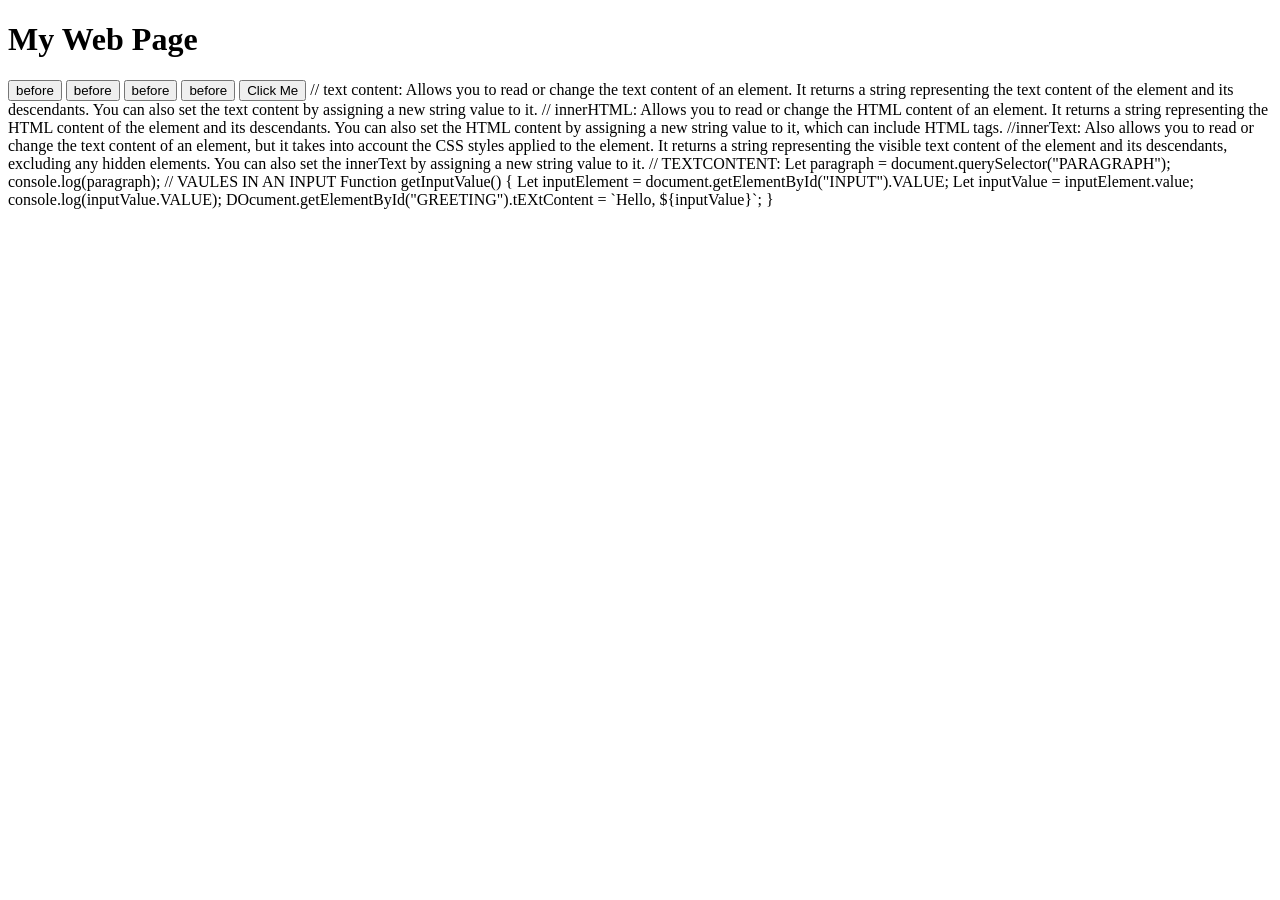
<file: WebApp/index.html>
<!DOCTYPE html>
<html lang="en">
<head>
    <meta charset="UTF-8">
    <meta name="viewport" content="width=device-width, initial-scale=1.0">
    <title>Document</title>
</head>
<body>
    <h1 id ="header">My Web Page</h1>
    <button class ="btn">before</button>
    <button class ="btn">before</button>
    <button class ="btn">before</button>
    <button class ="btn">before</button>
    <button class="button" onclick="myString()">Click Me</button>
    <script src="script.js"></script>


    // text content: Allows you to read or change the text content of an element. It returns a string representing the text content of the element and its descendants. You can also set the text content by assigning a new string value to it.
    // innerHTML: Allows you to read or change the HTML content of an element. It returns a string representing the HTML content of the element and its descendants. You can also set the HTML content by assigning a new string value to it, which can include HTML tags.
    //innerText: Also allows you to read or change the text content of an element, but it takes into account the CSS styles applied to the element. It returns a string representing the visible text content of the element and its descendants, excluding any hidden elements. You can also set the innerText by assigning a new string value to it.

    // TEXTCONTENT:
    Let paragraph = document.querySelector("PARAGRAPH");
    console.log(paragraph);


    // VAULES IN AN INPUT
    Function getInputValue() {
        Let inputElement = document.getElementById("INPUT").VALUE;
        Let inputValue = inputElement.value;
        console.log(inputValue.VALUE);

        DOcument.getElementById("GREETING").tEXtContent = `Hello, ${inputValue}`;
    }
</file>
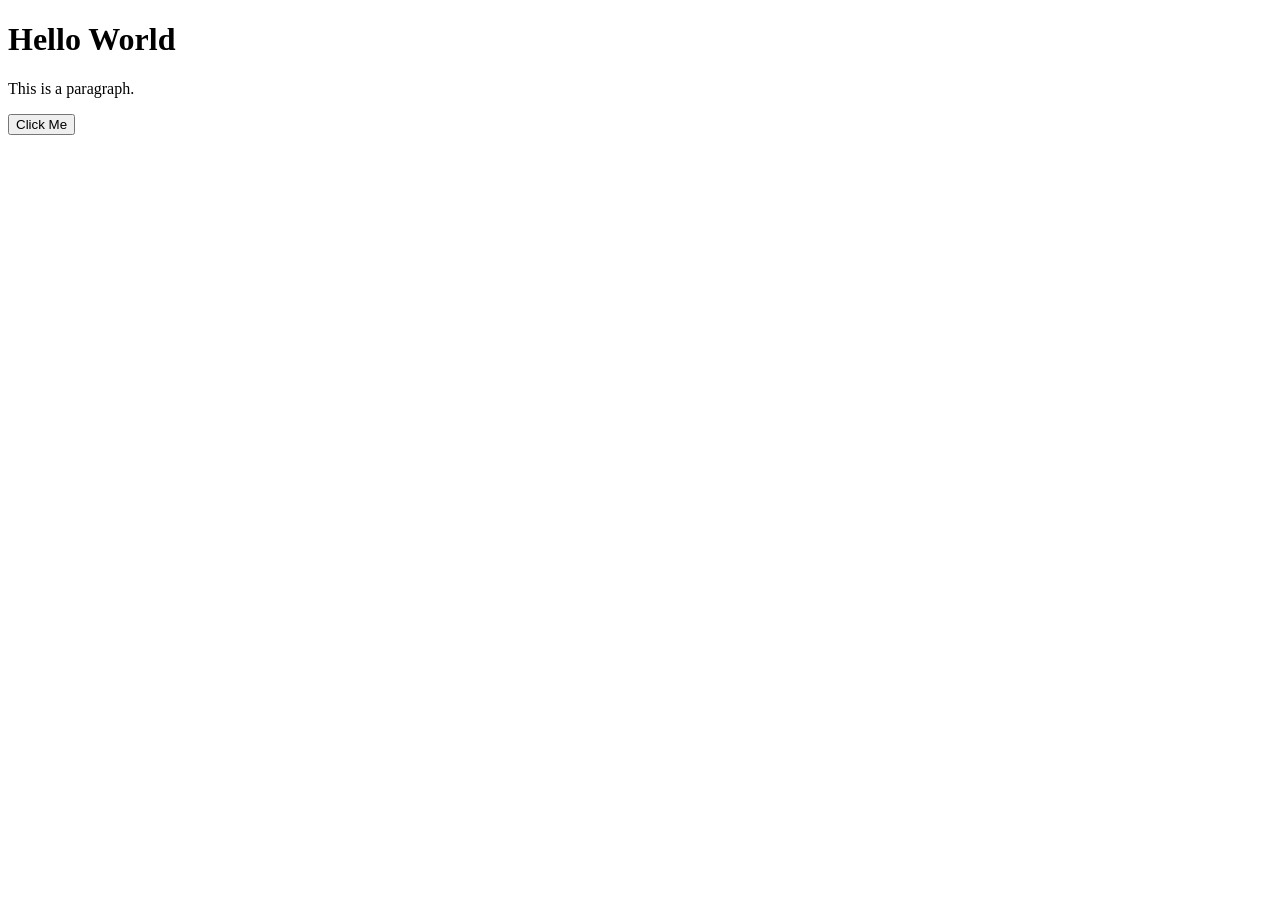
<file: html/dom.html>
<!DOCTYPE html>
<html lang="en">
<head>
    <meta charset="UTF-8">
    <meta name="viewport" content="width=device-width, initial-scale=1.0">
    <title>Document</title>
    <script src="/js/dom.js"></script>
</head>
<body>
    <h1 id="header">Hello World</h1>
    <p id="demo">This is a paragraph.</p>
    <button onclick="myString()">Click Me</button>
</body>
</html>
</file>
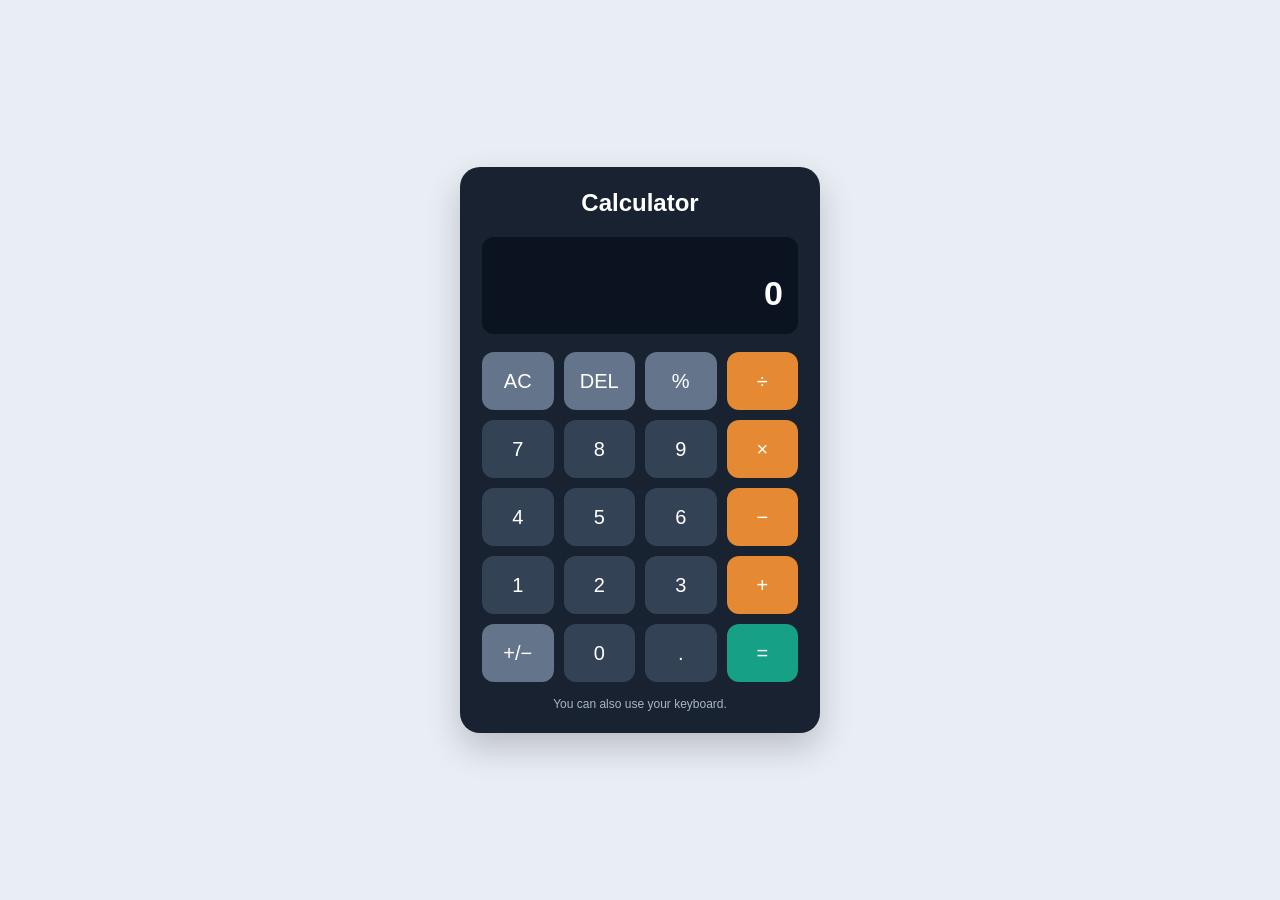
<file: WebApp/cacl-2.html>
<!DOCTYPE html>
<html lang="en">

<head>
    <meta charset="UTF-8">
    <meta name="viewport" content="width=device-width, initial-scale=1.0">
    <title>Simple Calculator</title>
    <link rel="stylesheet" href="cacl-2.css">
    <script src="cacl-2.js" defer></script>
</head>

<body>  

    <main class="calculator">
        <h1>Calculator</h1>

        <section class="screen">
            <div id="history" aria-live="polite"></div>
            <output id="display" aria-live="polite">0</output>
        </section>

        <section class="buttons" aria-label="Calculator buttons">
            <button class="utility" data-action="clear">AC</button>
            <button class="utility" data-action="delete">DEL</button>
            <button class="utility" data-action="percent">%</button>
            <button class="operator" data-operator="/">÷</button>

            <button data-number="7">7</button>
            <button data-number="8">8</button>
            <button data-number="9">9</button>
            <button class="operator" data-operator="*">×</button>

            <button data-number="4">4</button>
            <button data-number="5">5</button>
            <button data-number="6">6</button>
            <button class="operator" data-operator="-">−</button>

            <button data-number="1">1</button>
            <button data-number="2">2</button>
            <button data-number="3">3</button>
            <button class="operator" data-operator="+">+</button>

            <button class="utility" data-action="sign">+/−</button>
            <button data-number="0">0</button>
            <button data-action="decimal">.</button>
            <button class="equals" data-action="equals">=</button>
        </section>

        <p class="hint">You can also use your keyboard.</p>
    </main>

</body>

</html>
</file>
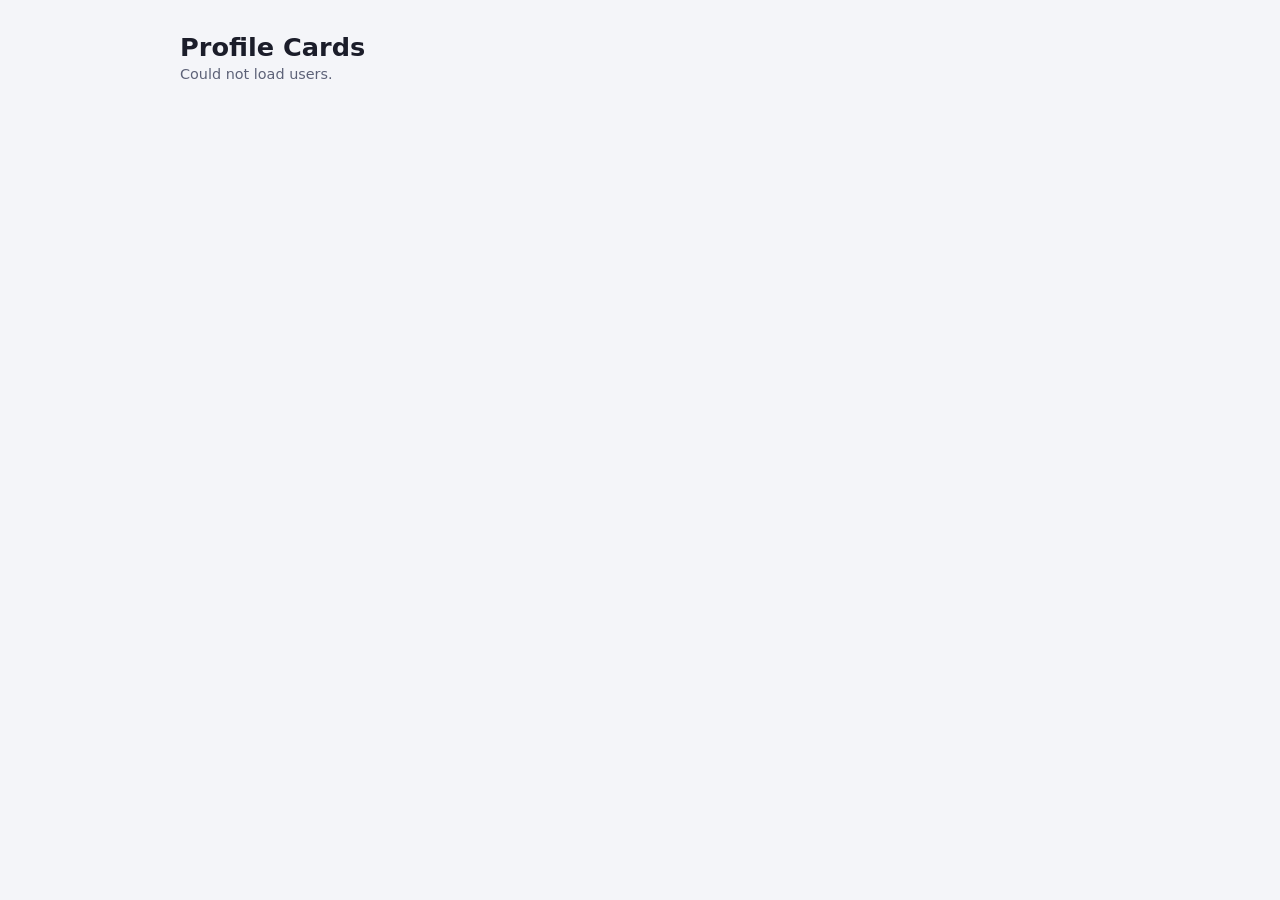
<file: WebApp/card.html>
<!DOCTYPE html>
<html lang="en">

<head>
    <meta charset="utf-8">
    <meta name="viewport" content="width=device-width, initial-scale=1">
    <title>Profile Cards</title>
    <link rel="stylesheet" href="card.css">
</head>

<body>
    <main>
        <h1>Profile Cards</h1>
        <p class="sub" id="status">Loading…</p>
        <div class="grid" id="grid"></div>
    </main>
    <script>
        const grid = document.getElementById("grid");
        const status = document.getElementById("status");

        function createCard({ username, email }) {
            const card = document.createElement("div");
            card.className = "card";

            const avatar = document.createElement("div");
            avatar.className = "avatar";
            avatar.textContent = username.charAt(0).toUpperCase();

            const name = document.createElement("div");
            name.className = "username";
            name.textContent = username;

            const mail = document.createElement("div");
            mail.className = "email";
            mail.textContent = email;

            card.append(avatar, name, mail);
            return card;
        }

        async function loadUsers() {
            try {
                const res = await fetch("https://jsonplaceholder.typicode.com/users");
                if (!res.ok) throw new Error("Request failed: " + res.status);
                const users = await res.json();

                grid.replaceChildren(...users.map(createCard));
                status.textContent = users.length + " users";
            } catch (err) {
                status.textContent = "Could not load users.";
                console.error(err);
            }
        }

        loadUsers();
    </script>
</body>

</html>
</file>
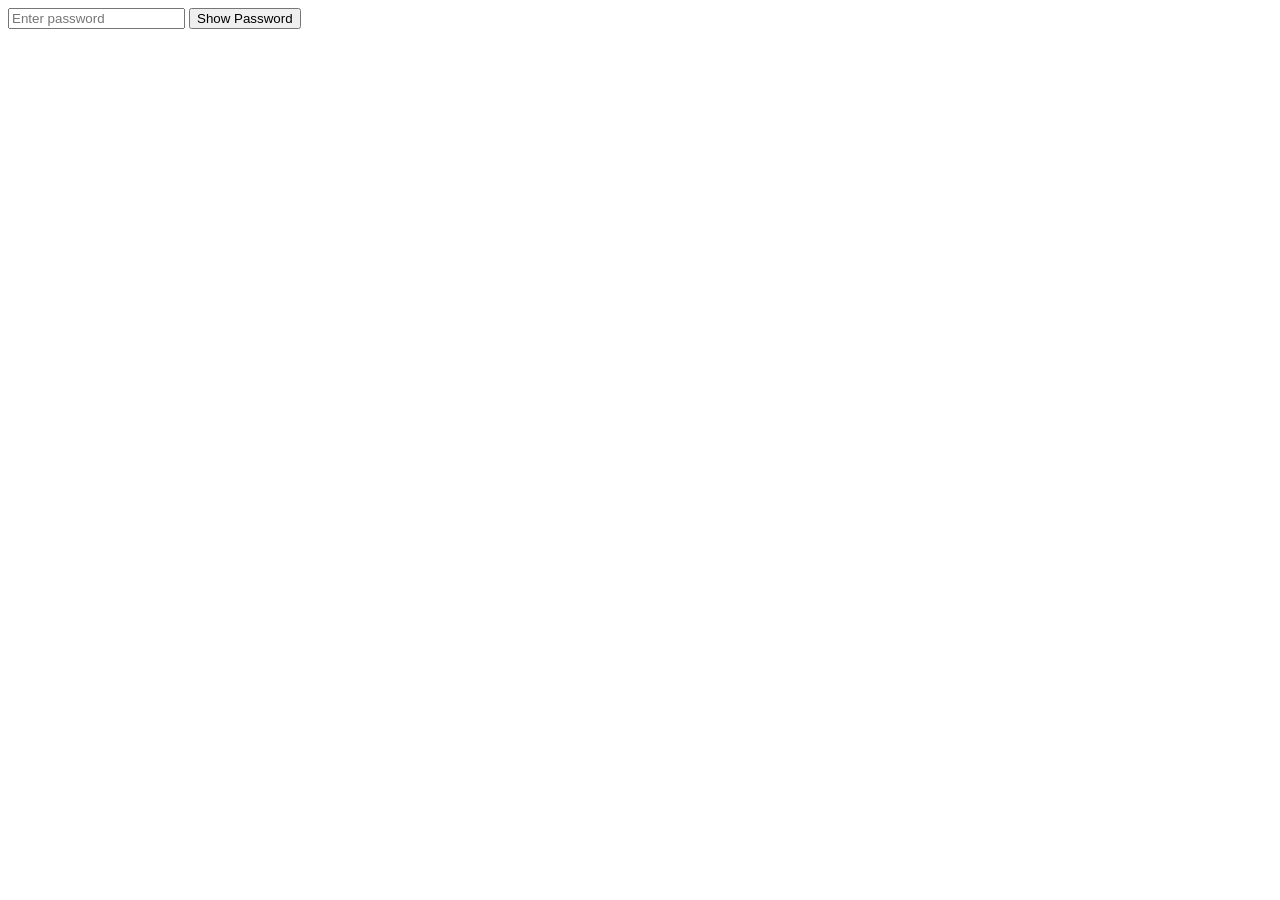
<file: WebApp/classwork.html>
<!DOCTYPE html>
<html lang="en">
<head>
    <meta charset="UTF-8">
    <meta name="viewport" content="width=device-width, initial-scale=1.0">
    <title>Document</title>
</head>
<body>
    <input type="password" id="password" placeholder="Enter password">

<button id="passwordBtn" type="button">Show Password</button>

<script>
let userInput = document.getElementById("password");
let toggleBtn = document.getElementById("passwordBtn");

toggleBtn.addEventListener("click", function () {

    if (userInput.type == "password") {
        userInput.type = "text";
        toggleBtn.textContent = "Hide Password";
    } else {
        userInput.type = "password";
        toggleBtn.textContent = "Show Password";
    }

});
</script>
</body>
</html>
</file>
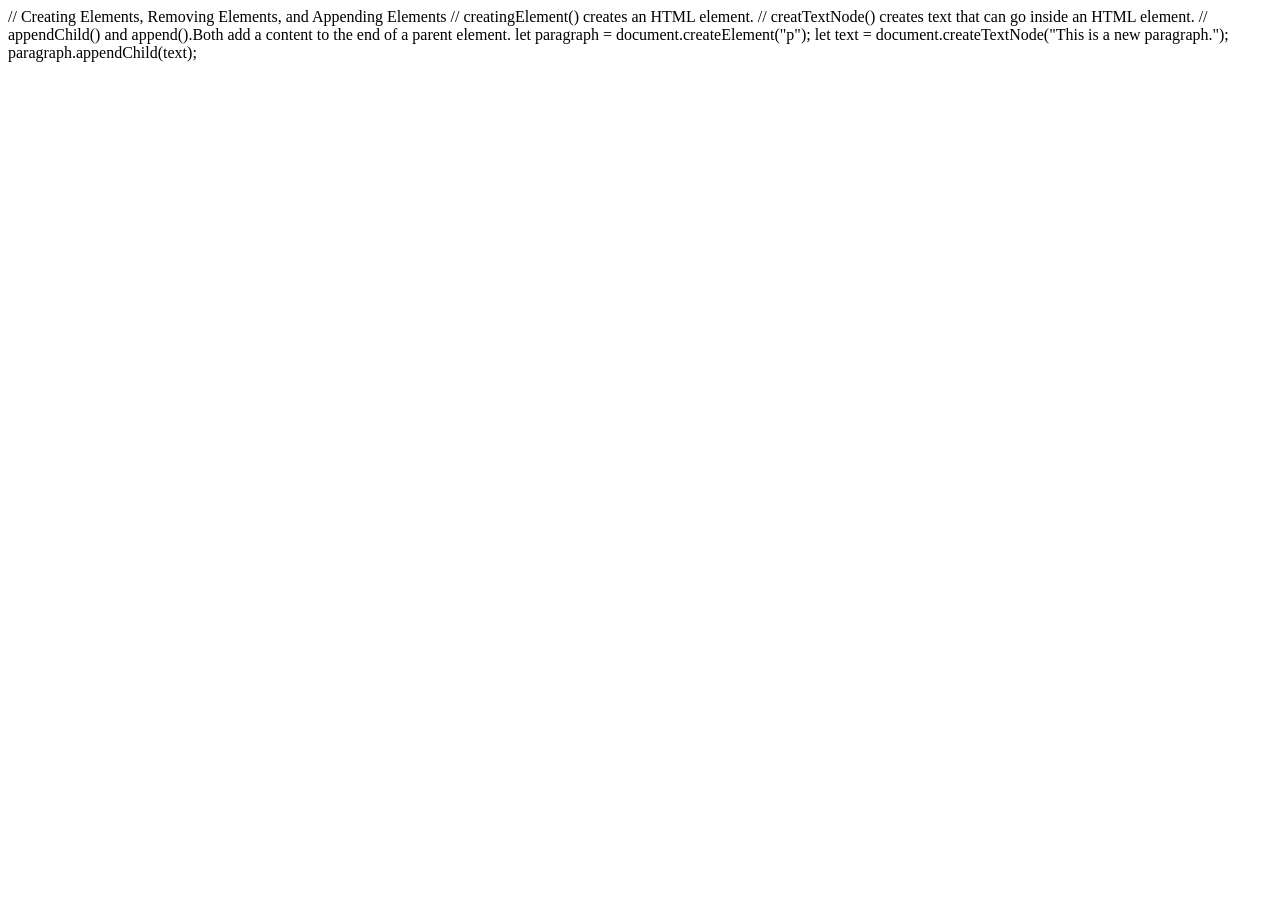
<file: WebApp/creat.html>
<!DOCTYPE html>
<html lang="en">
<head>
    <meta charset="UTF-8">
    <meta name="viewport" content="width=device-width, initial-scale=1.0">
    <title>Document</title>
</head>
<body>
    // Creating Elements, Removing Elements, and Appending Elements
    // creatingElement() creates an HTML element.
    // creatTextNode() creates  text that can go inside an HTML element.
    // appendChild() and append().Both add a content to the end of a parent element.












    let paragraph = document.createElement("p");
    let text = document.createTextNode("This is a new paragraph.");
    paragraph.appendChild(text);
</body>
</html>
</file>
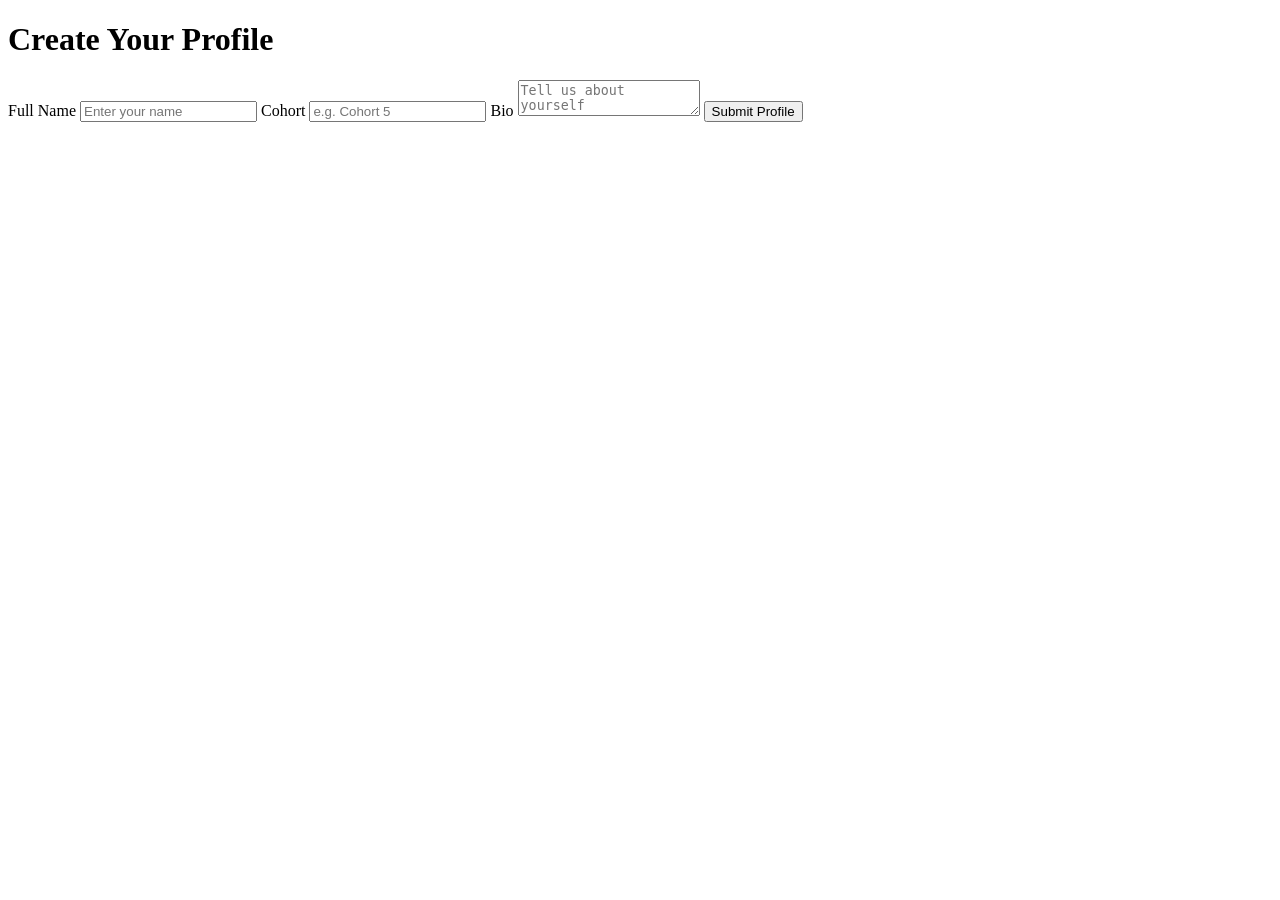
<file: WebApp/index profile-card.html>
<!doctype html>
<html lang="en">
  <head>
    <meta charset="UTF-8" />
    <meta name="viewport" content="width=device-width, initial-scale=1.0" />
    <title>Profile Card</title>
  </head>
  <body>
    <div class="container">
      <h1>Create Your Profile</h1>

      <!-- Profile Form -->
      <form id="profileForm">
        <label for="name">Full Name</label>
        <input type="text" id="name" placeholder="Enter your name" required />

        <label for="cohort">Cohort</label>
        <input type="text" id="cohort" placeholder="e.g. Cohort 5" required />

        <label for="bio">Bio</label>
        <textarea
          id="bio"
          placeholder="Tell us about yourself"
          required
        ></textarea>

        <button type="submit">Submit Profile</button>
      </form>

      <!-- Profile Card -->
      <div id="profileCard" class="profile-card hidden">
        <div class="avatar" id="avatar"></div>

        <h2 id="displayName"></h2>

        <p class="cohort" id="displayCohort"></p>

        <p class="bio" id="displayBio"></p>
      </div>
    </div>

    <script>
      const profileForm = document.getElementById("profileForm");

      const profileCard = document.getElementById("profileCard");

      profileForm.addEventListener("submit", function (event) {
        event.preventDefault();

        // Get values from the form
        const name = document.getElementById("name").value.trim();
        const cohort = document.getElementById("cohort").value.trim();
        const bio = document.getElementById("bio").value.trim();

        // Display the user's information
        document.getElementById("displayName").textContent = name;
        document.getElementById("displayCohort").textContent =
          "Cohort: " + cohort;
        document.getElementById("displayBio").textContent = bio;

        // Display the first letter of the name
        document.getElementById("avatar").textContent = name
          .charAt(0)
          .toUpperCase();
      });
    </script>
  </body>
</html>
</file>
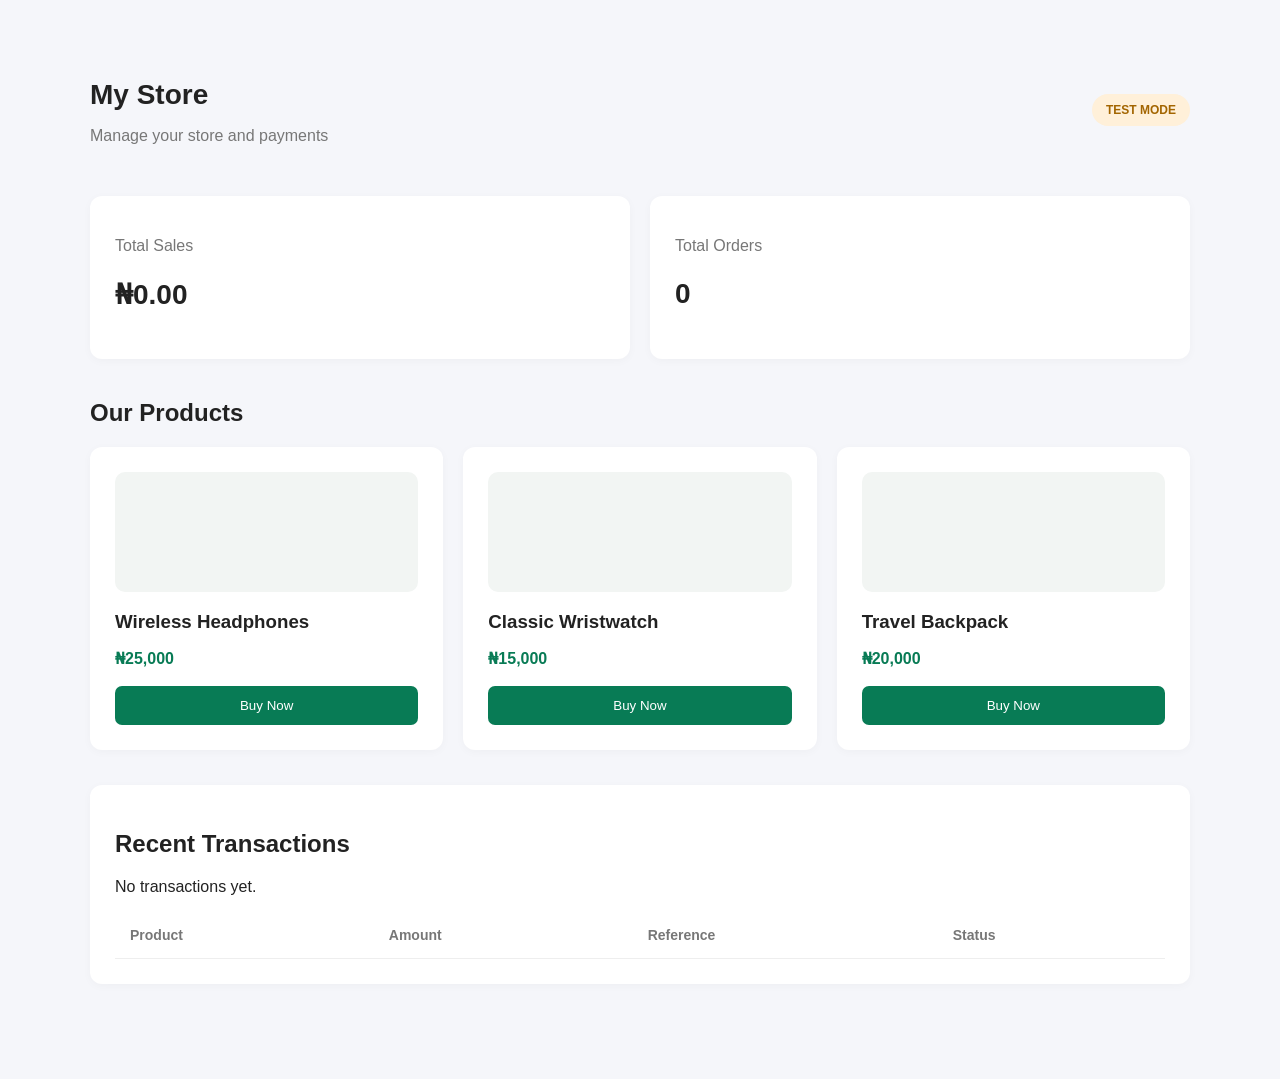
<file: WebApp/paystack.html>
<!doctype html>
<html lang="en">

<head>
    <meta charset="UTF-8" />
    <meta name="viewport" content="width=device-width, initial-scale=1.0" />
    <title>My Store Dashboard</title>

    <link rel="stylesheet" href="/WebApp/paystack.css" />

    <!-- Paystack Checkout Library -->
    <script src="https://js.paystack.co/v2/inline.js"></script>
</head>

<body>
    <main class="container">
        <header>
            <div>
                <h1>My Store</h1>
                <p>Manage your store and payments</p>
            </div>

            <span class="badge">TEST MODE</span>
        </header>

        <!-- Dashboard Statistics -->
        <section class="stats">
            <div class="card">
                <p>Total Sales</p>
                <h2 id="totalSales">₦0.00</h2>
            </div>

            <div class="card">
                <p>Total Orders</p>
                <h2 id="totalOrders">0</h2>
            </div>
        </section>

        <!-- Products -->
        <section class="products-section">
            <h2>Our Products</h2>

            <div class="products">
                <div class="product-card">
                    <div class="product-image"></div>
                    <h3>Wireless Headphones</h3>
                    <p>₦25,000</p>

                    <button onclick="buyProduct('Wireless Headphones', 25000)">
                        Buy Now
                    </button>
                </div>

                <div class="product-card">
                    <div class="product-image"></div>
                    <h3>Classic Wristwatch</h3>
                    <p>₦15,000</p>

                    <button onclick="buyProduct('Classic Wristwatch', 15000)">
                        Buy Now
                    </button>
                </div>

                <div class="product-card">
                    <div class="product-image"></div>
                    <h3>Travel Backpack</h3>
                    <p>₦20,000</p>

                    <button onclick="buyProduct('Travel Backpack', 20000)">
                        Buy Now
                    </button>
                </div>
            </div>
        </section>

        <!-- Transactions -->
        <section class="transactions-section">
            <h2>Recent Transactions</h2>

            <p id="message">Your transactions will appear here.</p>

            <div class="table-wrapper">
                <table>
                    <thead>
                        <tr>
                            <th>Product</th>
                            <th>Amount</th>
                            <th>Reference</th>
                            <th>Status</th>
                        </tr>
                    </thead>

                    <tbody id="transactionList"></tbody>
                </table>
            </div>
        </section>
    </main>

    <script src="paystack.js"></script>
</body>

</html>
</file>
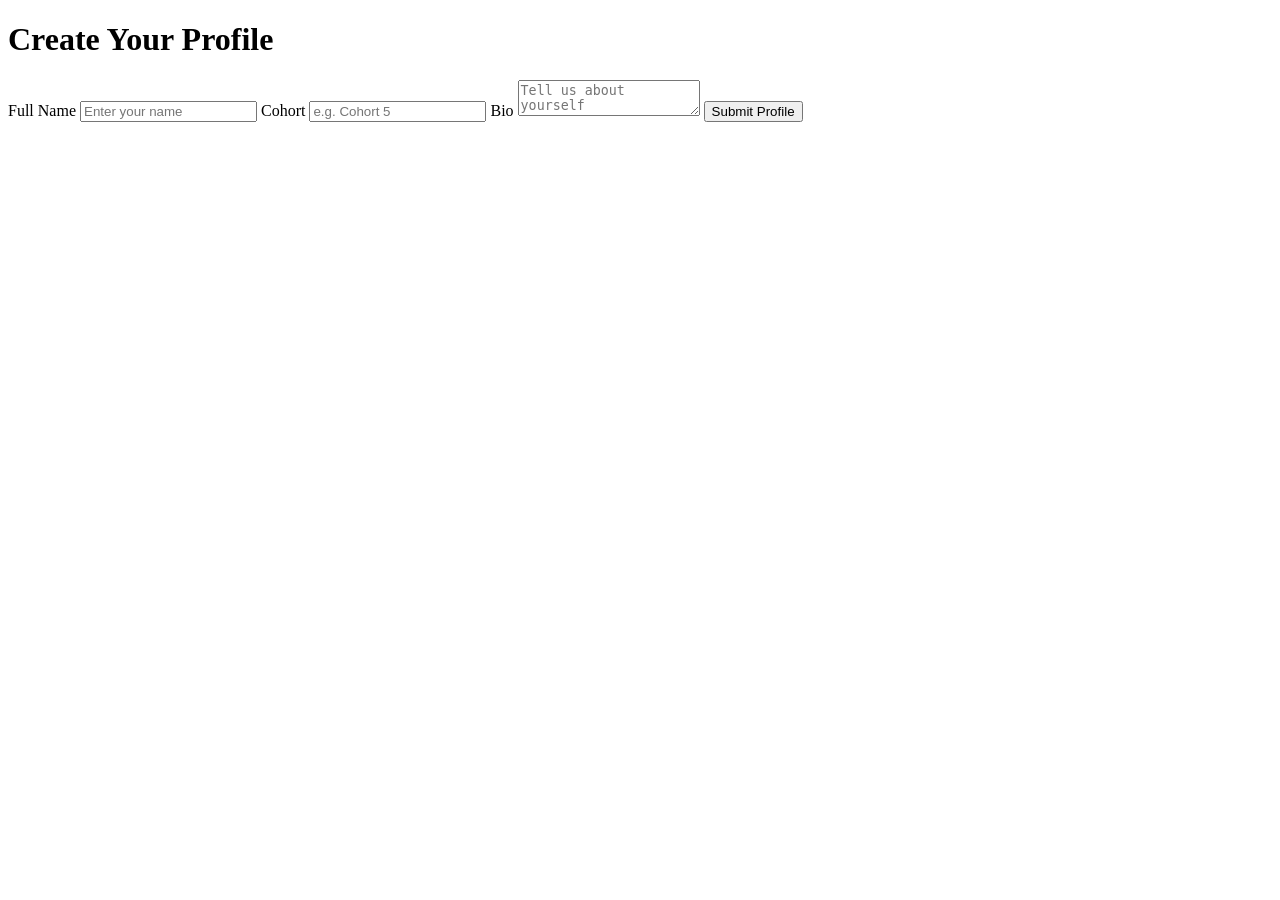
<file: WebApp/PROFILE-CARD.HTML>
<!DOCTYPE html>
<html lang="en">

<head>
    <meta charset="UTF-8">
    <meta name="viewport" content="width=device-width, initial-scale=1.0">
    <title>Profile Card</title>
</head>

<body>

    <div class="container">
        <h1>Create Your Profile</h1>

        <!-- Profile Form -->
        <form id="profileForm">
            <label for="name">Full Name</label>
            <input type="text" id="name" placeholder="Enter your name" required>

            <label for="cohort">Cohort</label>
            <input type="text" id="cohort" placeholder="e.g. Cohort 5" required>

            <label for="bio">Bio</label>
            <textarea id="bio" placeholder="Tell us about yourself" required></textarea>

            <button type="submit">Submit Profile</button>
        </form>

        <!-- Profile Card -->
        <div id="profileCard" class="profile-card hidden">
            <div class="avatar" id="avatar"></div>

            <h2 id="displayName"></h2>

            <p class="cohort" id="displayCohort"></p>

            <p class="bio" id="displayBio"></p>
        </div>
    </div>

    <script>
        const profileForm = document.getElementById("profileForm");

        const profileCard = document.getElementById("profileCard");

        profileForm.addEventListener("submit", function (event) {
            event.preventDefault();

            // Get values from the form
            const name = document.getElementById("name").value.trim();
            const cohort = document.getElementById("cohort").value.trim();
            const bio = document.getElementById("bio").value.trim();
        });
    </script>

</body>

</html>
</file>
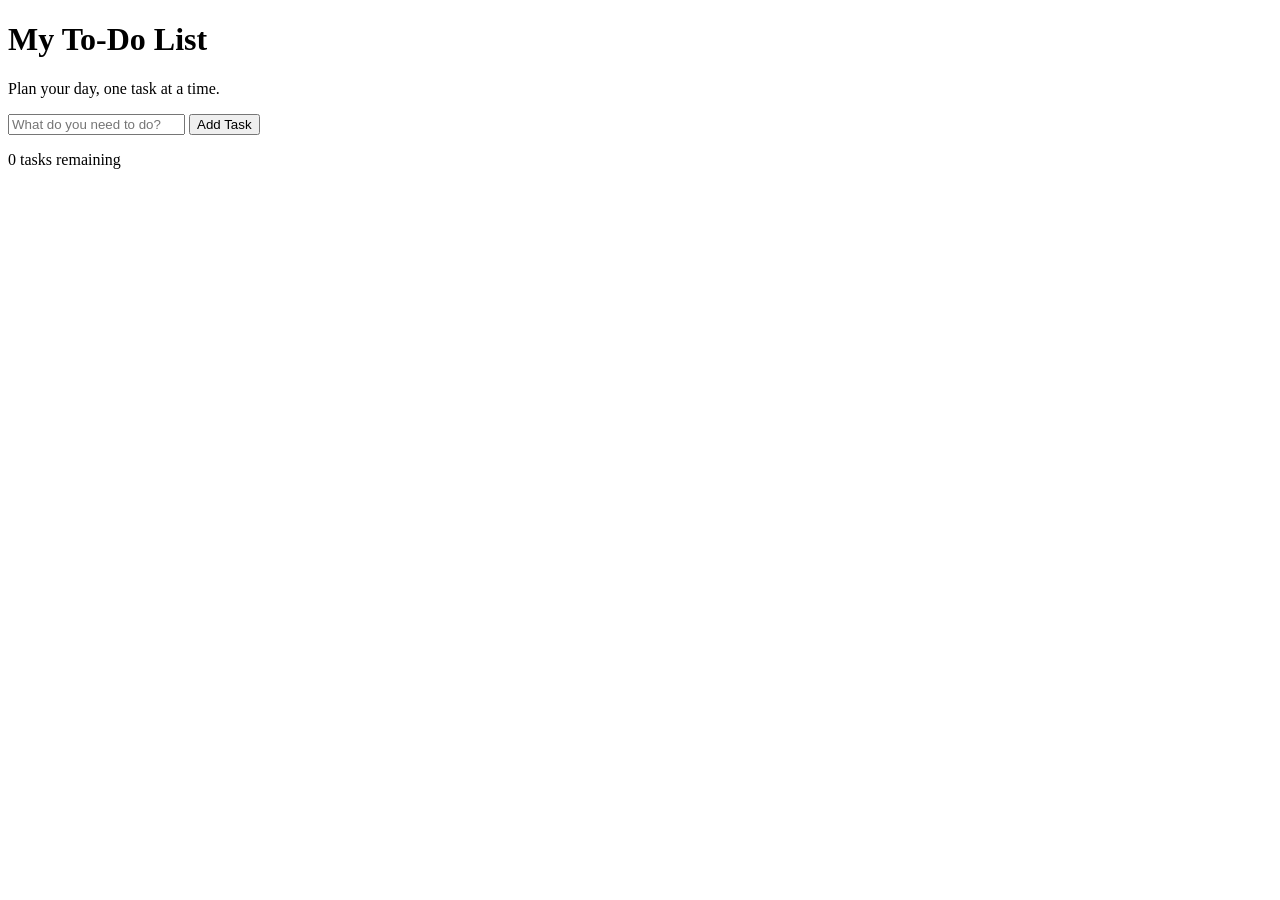
<file: WebApp/todo-task.html>
<!DOCTYPE html>
<html lang="en">

<head>
    <meta charset="UTF-8">
    <meta name="viewport" content="width=device-width, initial-scale=1.0">
    <title>My To-Do List</title>

    <link rel="stylesheet" href="todo-task.css">
    <script src="todotask.js" defer></script>
</head>

<body>

    <main class="todo-container">
        <h1>My To-Do List</h1>
        <p class="subtitle">Plan your day, one task at a time.</p>

        <form id="todo-form">
            <input type="text" id="todo-input" placeholder="What do you need to do?" autocomplete="off" required>

            <button type="submit">Add Task</button>
        </form>

        <p id="task-count">0 tasks remaining</p>

        <ul id="todo-list"></ul>
    </main>

</body>

</html>
</file>
<file: WebApp/cacl-2.css>
* {
  margin: 0;
  padding: 0;
  box-sizing: border-box;
}

body {
  min-height: 100vh;
  display: flex;
  justify-content: center;
  align-items: center;
  padding: 20px;
  background: #e9eef5;
  font-family: Arial, sans-serif;
}

.calculator {
  width: 100%;
  max-width: 360px;
  padding: 22px;
  border-radius: 20px;
  background: #182230;
  box-shadow: 0 15px 35px rgba(0, 0, 0, 0.2);
}

h1 {
  color: white;
  text-align: center;
  font-size: 24px;
  margin-bottom: 20px;
}

.screen {
  min-width: 0;
  padding: 15px;
  margin-bottom: 18px;
  border-radius: 12px;
  background: #0b1220;
  overflow: hidden;
}

#history {
  min-height: 22px;
  color: #a9b5c8;
  text-align: right;
  font-size: 14px;
  overflow-wrap: anywhere;
}

#display {
  display: block;
  width: 100%;
  min-height: 45px;
  color: white;
  text-align: right;
  font-size: 34px;
  font-weight: bold;
  overflow-wrap: anywhere;
}

.buttons {
  display: grid;
  grid-template-columns: repeat(4, minmax(0, 1fr));
  gap: 10px;
}

button {
  min-width: 0;
  min-height: 58px;
  border: none;
  border-radius: 12px;
  background: #344256;
  color: white;
  font-size: 20px;
  cursor: pointer;
  transition:
    background 0.2s,
    transform 0.1s;
}

button:hover {
  background: #485a72;
}

button:active {
  transform: scale(0.95);
}

button:focus-visible {
  outline: 2px solid white;
  outline-offset: 2px;
}

.utility {
  background: #64748b;
}

.operator {
  background: #e58a32;
}

.operator:hover {
  background: #f29d48;
}

.equals {
  background: #16a085;
}

.equals:hover {
  background: #1abc9c;
}

.hint {
  margin-top: 15px;
  text-align: center;
  color: #a9b5c8;
  font-size: 12px;
}

@media (max-width: 380px) {
  .calculator {
    padding: 14px;
  }

  .buttons {
    gap: 7px;
  }

  button {
    min-height: 52px;
    font-size: 18px;
  }

  #display {
    font-size: 28px;
  }
}
</file>
<file: WebApp/card.css>
:root {
    --bg: #f4f5f9;
    --card: #fff;
    --text: #1b1d2a;
    --muted: #5d6278;
    --border: #e3e5ee;
    --accent: #4f46e5;
    --accent-bg: #eceafd;
    color-scheme: light dark;
}

@media (prefers-color-scheme: dark) {
    :root {
        --bg: #12131a;
        --card: #1c1e2b;
        --text: #eceef8;
        --muted: #a0a5bd;
        --border: #2d3042;
        --accent: #a5a0ff;
        --accent-bg: #2a2850;
    }
}

* {
    box-sizing: border-box;
}

body {
    margin: 0;
    background: var(--bg);
    color: var(--text);
    font-family:
        system-ui,
        -apple-system,
        "Segoe UI",
        Roboto,
        sans-serif;
}

main {
    max-width: 960px;
    margin: 0 auto;
    padding: 32px 20px;
}

h1 {
    font-size: 1.6rem;
    margin: 0 0 4px;
}

.sub {
    color: var(--muted);
    margin: 0 0 24px;
    font-size: 0.9rem;
}

.grid {
    display: grid;
    grid-template-columns: repeat(auto-fill, minmax(240px, 1fr));
    gap: 16px;
}

.card {
    background: var(--card);
    border: 1px solid var(--border);
    border-radius: 14px;
    padding: 20px;
    display: flex;
    flex-direction: column;
    align-items: center;
    text-align: center;
    gap: 6px;
}

.avatar {
    width: 56px;
    height: 56px;
    border-radius: 50%;
    background: var(--accent-bg);
    color: var(--accent);
    display: grid;
    place-items: center;
    font-weight: 700;
    font-size: 1.3rem;
    margin-bottom: 6px;
}

.username {
    font-weight: 600;
    font-size: 1.05rem;
    overflow-wrap: anywhere;
}

.email {
    color: var(--muted);
    font-size: 0.88rem;
    overflow-wrap: anywhere;
}
</file>
<file: WebApp/paystack.css>
. {
  margin: 0;
  padding: 0;
  box-sizing: border-box;
}

body {
  font-family: Arial, sans-serif;
  background: #f5f6fa;
  color: #222;
}

.container {
  max-width: 1100px;
  margin: 40px auto;
  padding: 20px;
}

header {
  display: flex;
  justify-content: space-between;
  align-items: center;
  margin-bottom: 35px;
}

header h1 {
  font-size: 28px;
  margin-bottom: 5px;
}

header p {
  color: #777;
}

.badge {
  background: #fff0d9;
  color: #a36500;
  padding: 9px 14px;
  border-radius: 20px;
  font-size: 12px;
  font-weight: bold;
}

.stats {
  display: grid;
  grid-template-columns: repeat(2, 1fr);
  gap: 20px;
  margin-bottom: 40px;
}

.card,
.product-card,
.transactions-section {
  background: white;
  padding: 25px;
  border-radius: 12px;
  box-shadow: 0 2px 10px #00000008;
}

.card p {
  color: #777;
  margin-bottom: 12px;
}

.card h2 {
  font-size: 28px;
}

.products-section,
.transactions-section {
  margin-bottom: 35px;
}

.products-section h2,
.transactions-section h2 {
  margin-bottom: 20px;
}

.products {
  display: grid;
  grid-template-columns: repeat(3, 1fr);
  gap: 20px;
}

.product-image {
  height: 120px;
  display: grid;
  place-items: center;
  background: #f2f5f3;
  border-radius: 10px;
  font-size: 45px;
  margin-bottom: 15px;
}

.product-card h3 {
  margin-bottom: 10px;
}

.product-card p {
  color: #087b55;
  font-weight: bold;
  margin-bottom: 18px;
}

button {
  background: #087b55;
  color: white;
  border: none;
  padding: 12px 18px;
  border-radius: 7px;
  cursor: pointer;
  width: 100%;
}

button:hover {
  background: #056344;
}

button:disabled {
  opacity: 0.6;
  cursor: not-allowed;
}

.table-wrapper {
  overflow-x: auto;
}

table {
  width: 100%;
  border-collapse: collapse;
  min-width: 600px;
}

th,
td {
  text-align: left;
  padding: 15px;
  border-bottom: 1px solid #eee;
  font-size: 14px;
}

th {
  color: #777;
}

.success {
  color: #087b55;
  background: #e1f7ee;
  padding: 6px 10px;
  border-radius: 20px;
}

@media (max-width: 700px) {
  .products {
    grid-template-columns: 1fr;
  }

  .stats {
    grid-template-columns: 1fr;
  }
}
</file>
<file: WebApp/todo-task.css>
/* * {
  box-sizing: border-box;
  margin: 0;
  padding: 0;
}

body {
  font-family: Arial, sans-serif;
  background: #f3f4f6;
  color: #1f2937;
  min-height: 100vh;
  display: flex;
  justify-content: center;
  align-items: flex-start;
  padding: 60px 20px;
}

.todo-container {
  width: 100%;
  max-width: 500px;
  background: white;
  padding: 30px;
  border-radius: 12px;
  box-shadow: 0 5px 20px rgba(0, 0, 0, 0.08);
}

h1 {
  margin-bottom: 8px;
  font-size: 28px;
}

.subtitle {
  color: #6b7280;
  margin-bottom: 24px;
}

#todo-form {
  display: flex;
  gap: 10px;
}

#todo-input {
  flex: 1;
  min-width: 0;
  padding: 12px;
  border: 1px solid #d1d5db;
  border-radius: 6px;
  font-size: 15px;
}

button {
  padding: 12px 16px;
  border: none;
  border-radius: 6px;
  cursor: pointer;
  font-size: 14px;
}

#todo-form button {
  background: #2563eb;
  color: white;
}

#todo-form button:hover {
  background: #1d4ed8;
}

#task-count {
  margin: 22px 0 12px;
  color: #6b7280;
  font-size: 14px;
}

#todo-list {
  list-style: none;
}

.todo-item {
  display: flex;
  align-items: center;
  gap: 10px;
  padding: 12px 0;
  border-bottom: 1px solid #e5e7eb;
}

.todo-item span {
  flex: 1;
  overflow-wrap: anywhere;
}

.todo-item.completed span {
  text-decoration: line-through;
  color: #9ca3af;
}

.complete-btn {
  background: #dcfce7;
  color: #166534;
}

.delete-btn {
  background: #fee2e2;
  color: #b91c1c;
}

@media (max-width: 400px) {
  .todo-container {
    padding: 20px;
  }

  #todo-form {
    flex-direction: column;
  }
} */



.toggle-btn {
  padding: 6px 12px;
  border: none;
  border-radius: 6px;
  cursor: pointer;
  font-size: 0.9rem;
  margin-left: auto;
}

.done-btn {
  background: #2e7d32;
  color: #fff;
}

.undo-btn {
  background: #ff9800;
  color: #fff;
}

.done-btn:hover { background: #256428; }
.undo-btn:hover { background: #e68900; }

.task-text.completed {
  text-decoration: line-through;
  opacity: 0.6;
}
</file>
